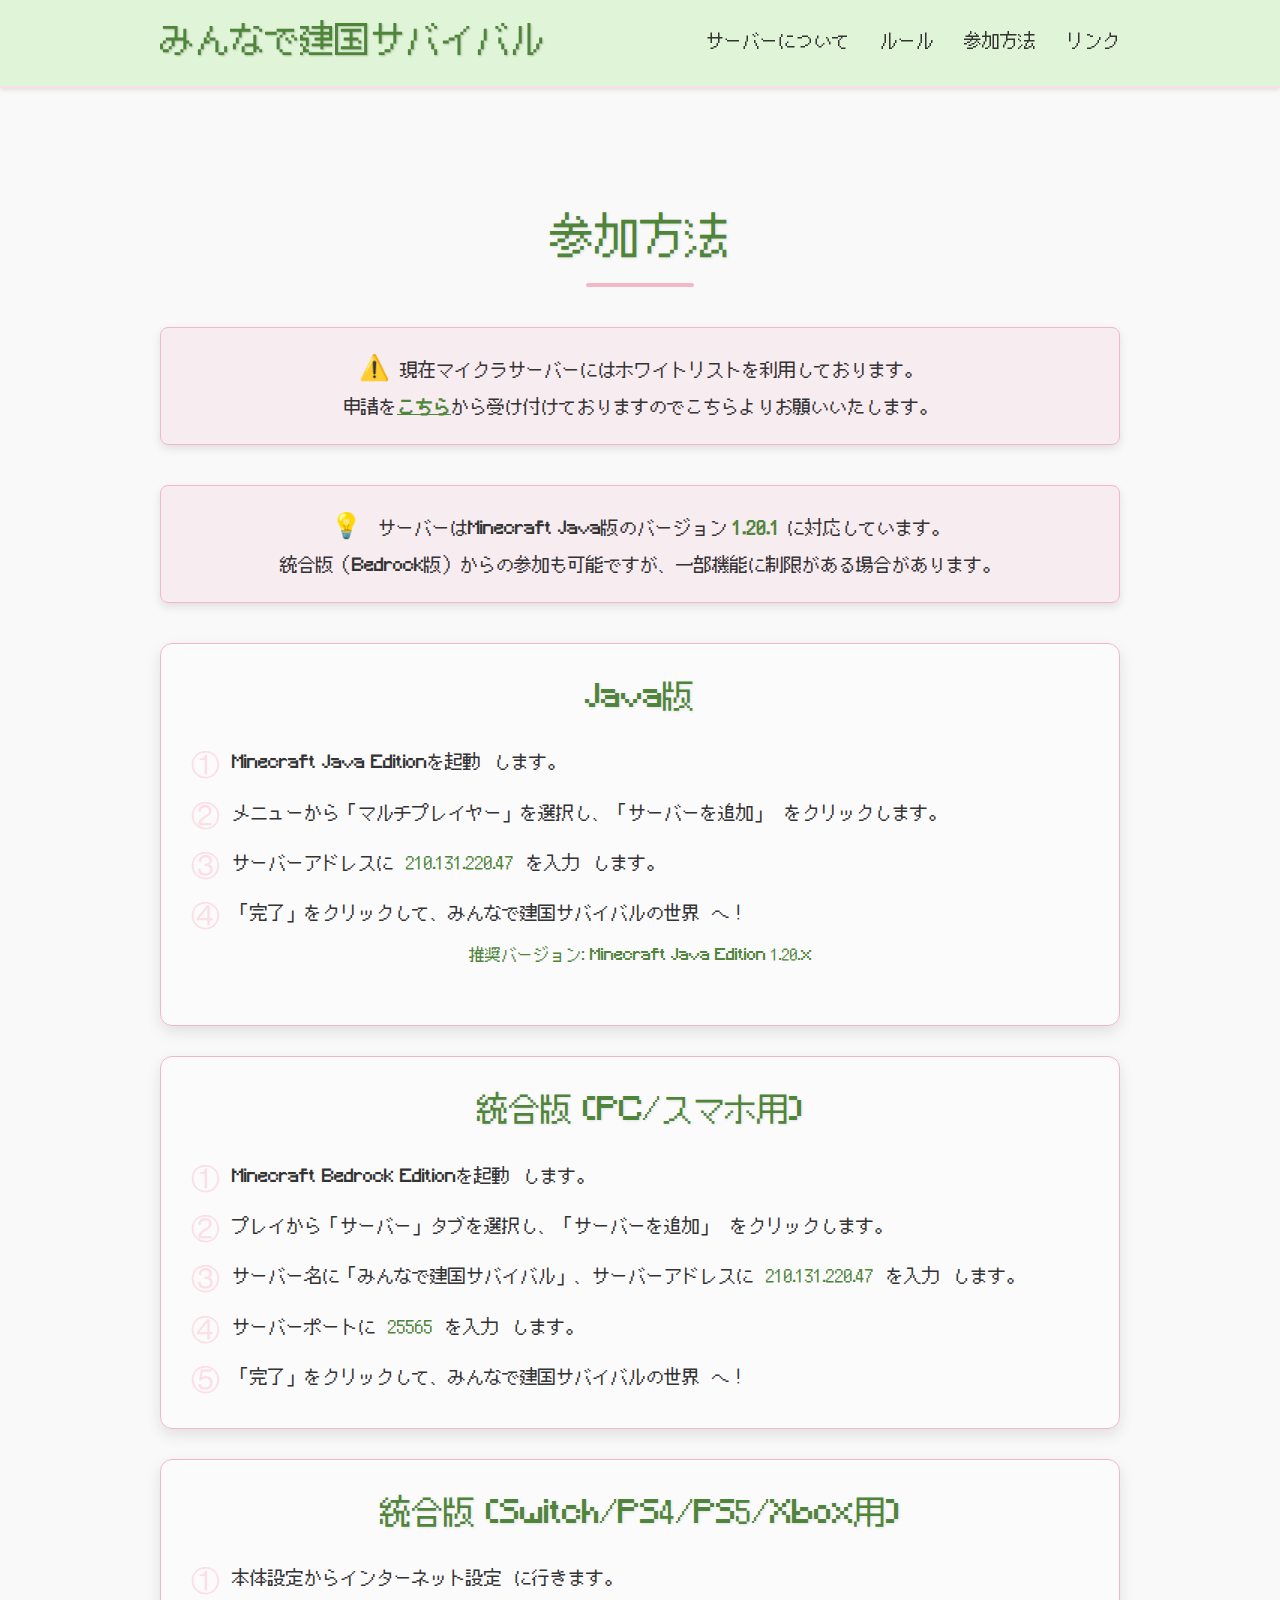
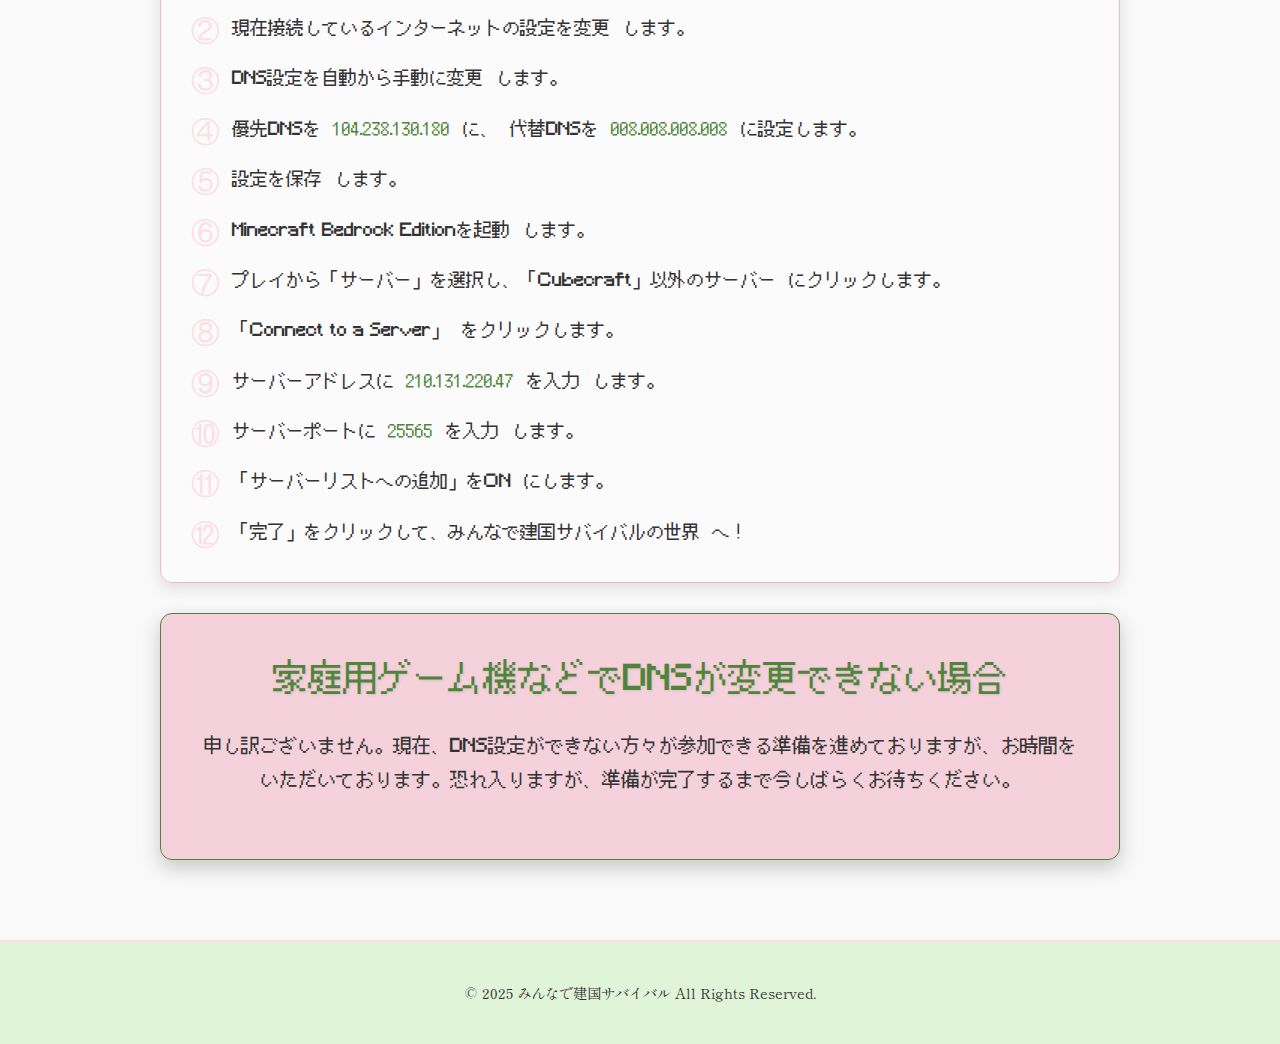
<file: join.html>
<!DOCTYPE html>
<html lang="ja">
<head>
    <meta charset="UTF-8">
    <meta name="viewport" content="width=device-width, initial-scale=1.0">
    <title>参加方法 | みんなで建国サバイバル</title>
    <link rel="preconnect" href="https://fonts.googleapis.com">
    <link rel="preconnect" href="https://fonts.gstatic.com" crossorigin>
    <link rel="icon" href="favicon.ico" type="image/x-icon">
    <link href="https://fonts.googleapis.com/css2?family=Shippori+Mincho:wght@400;600&display=swap" rel="stylesheet">
    <link rel="stylesheet" href="style.css">
</head>
<body>
    <header class="header">
        <div class="container">
            <h1 class="site-logo">みんなで建国サバイバル</h1>
            <nav class="main-nav">
                <ul>
                    <li><a href="index#about">サーバーについて</a></li>
                    <li><a href="index#rules">ルール</a></li>
                    <li><a href="join">参加方法</a></li>
                    <li><a href="index#links">リンク</a></li>
                </ul>
            </nav>
        </div>
    </header>

    <main>
        <section id="join-method" class="section reveal">
            <div class="container">
                <h2 class="section-title">参加方法</h2>

                <div class="important-note-box">
                    <p><span class="note-icon">⚠️</span>現在マイクラサーバーにはホワイトリストを利用しております。</p>
                    <p>申請を<a href="https://forms.gle/XpYBGKYB7T55Az1a6" target="_blank" class="highlight-link">こちら</a>から受け付けておりますのでこちらよりお願いいたします。</p>
                </div>
                <div class="important-note-box">
                    <p><span class="note-icon">💡</span> サーバーはMinecraft Java版のバージョン <span class="highlight-version">1.20.1</span> に対応しています。</p>
                    <p>統合版（Bedrock版）からの参加も可能ですが、一部機能に制限がある場合があります。</p>
                </div>

                <div class="join-method-grid">
                    <div class="join-method-card">
                        <h3>Java版</h3>
                        <ol class="join-steps">
                            <li><span class="step-icon">①</span> Minecraft Java Editionを起動<span class="no-break">します。</span></li>
                            <li><span class="step-icon">②</span> メニューから「マルチプレイヤー」を選択し、「サーバーを追加」<span class="no-break">をクリックします。</span></li>
                            <li><span class="step-icon">③</span> サーバーアドレスに <span class="highlight-ip">210.131.220.47</span> を入力<span class="no-break">します。</span></li>
                            <li><span class="step-icon">④</span> 「完了」をクリックして、みんなで建国サバイバルの世界<span class="no-break">へ！</span></li>
                        </ol>
                        <p class="version-info">推奨バージョン: Minecraft Java Edition 1.20.x</p>
                    </div>

                    <div class="join-method-card">
                        <h3>統合版 (PC/スマホ用)</h3>
                        <ol class="join-steps">
                            <li><span class="step-icon">①</span> Minecraft Bedrock Editionを起動<span class="no-break">します。</span></li>
                            <li><span class="step-icon">②</span> プレイから「サーバー」タブを選択し、「サーバーを追加」<span class="no-break">をクリックします。</span></li>
                            <li><span class="step-icon">③</span> サーバー名に「みんなで建国サバイバル」、サーバーアドレスに <span class="highlight-ip">210.131.220.47</span> を入力<span class="no-break">します。</span></li>
                            <li><span class="step-icon">④</span> サーバーポートに <span class="highlight-ip">25565</span> を入力<span class="no-break">します。</span></li>
                            <li><span class="step-icon">⑤</span> 「完了」をクリックして、みんなで建国サバイバルの世界<span class="no-break">へ！</span></li>
                        </ol>
                    </div>

                    <div class="join-method-card">
                        <h3>統合版 (Switch/PS4/PS5/Xbox用)</h3>
                        <ol class="join-steps">
                            <li><span class="step-icon">①</span> 本体設定からインターネット設定<span class="no-break">に行きます。</span></li>
                            <li><span class="step-icon">②</span> 現在接続しているインターネットの設定を変更<span class="no-break">します。</span></li>
                            <li><span class="step-icon">③</span> DNS設定を自動から手動に変更<span class="no-break">します。</span></li>
                            <li><span class="step-icon">④</span> 優先DNSを <span class="highlight-ip">104.238.130.180</span> <span class="no-break">に、</span>代替DNSを <span class="highlight-ip">008.008.008.008</span> <span class="no-break">に設定します。</span></li>
                            <li><span class="step-icon">⑤</span> 設定を保存<span class="no-break">します。</span></li>
                            <li><span class="step-icon">⑥</span> Minecraft Bedrock Editionを起動<span class="no-break">します。</span></li>
                            <li><span class="step-icon">⑦</span> プレイから「サーバー」を選択し、「Cubecraft」以外のサーバー<span class="no-break">にクリックします。</span></li>
                            <li><span class="step-icon">⑧</span> 「Connect to a Server」<span class="no-break">をクリックします。</span></li>
                            <li><span class="step-icon">⑨</span> サーバーアドレスに <span class="highlight-ip">210.131.220.47</span> を入力<span class="no-break">します。</span></li>
                            <li><span class="step-icon">⑩</span> サーバーポートに <span class="highlight-ip">25565</span> を入力<span class="no-break">します。</span></li>
                            <li><span class="step-icon">⑪</span> 「サーバーリストへの追加」をON<span class="no-break">にします。</span></li>
                            <li><span class="step-icon">⑫</span> 「完了」をクリックして、みんなで建国サバイバルの世界<span class="no-break">へ！</span></li>
                        </ol>
                    </div>

                    <div class="join-method-card join-method-note">
                        <h3>家庭用ゲーム機などでDNSが変更できない場合</h3>
                        <p>申し訳ございません。現在、DNS設定ができない方々が参加できる準備を進めておりますが、お時間をいただいております。恐れ入りますが、準備が完了するまで今しばらくお待ちください。</p>
                    </div>
                </div>
            </div>
        </section>
    </main>

    <footer class="footer">
        <div class="container">
            <p>&copy; 2025 みんなで建国サバイバル All Rights Reserved.</p>
        </div>
    </footer>

    <script src="script.js"></script>
</body>
</html>
</file>
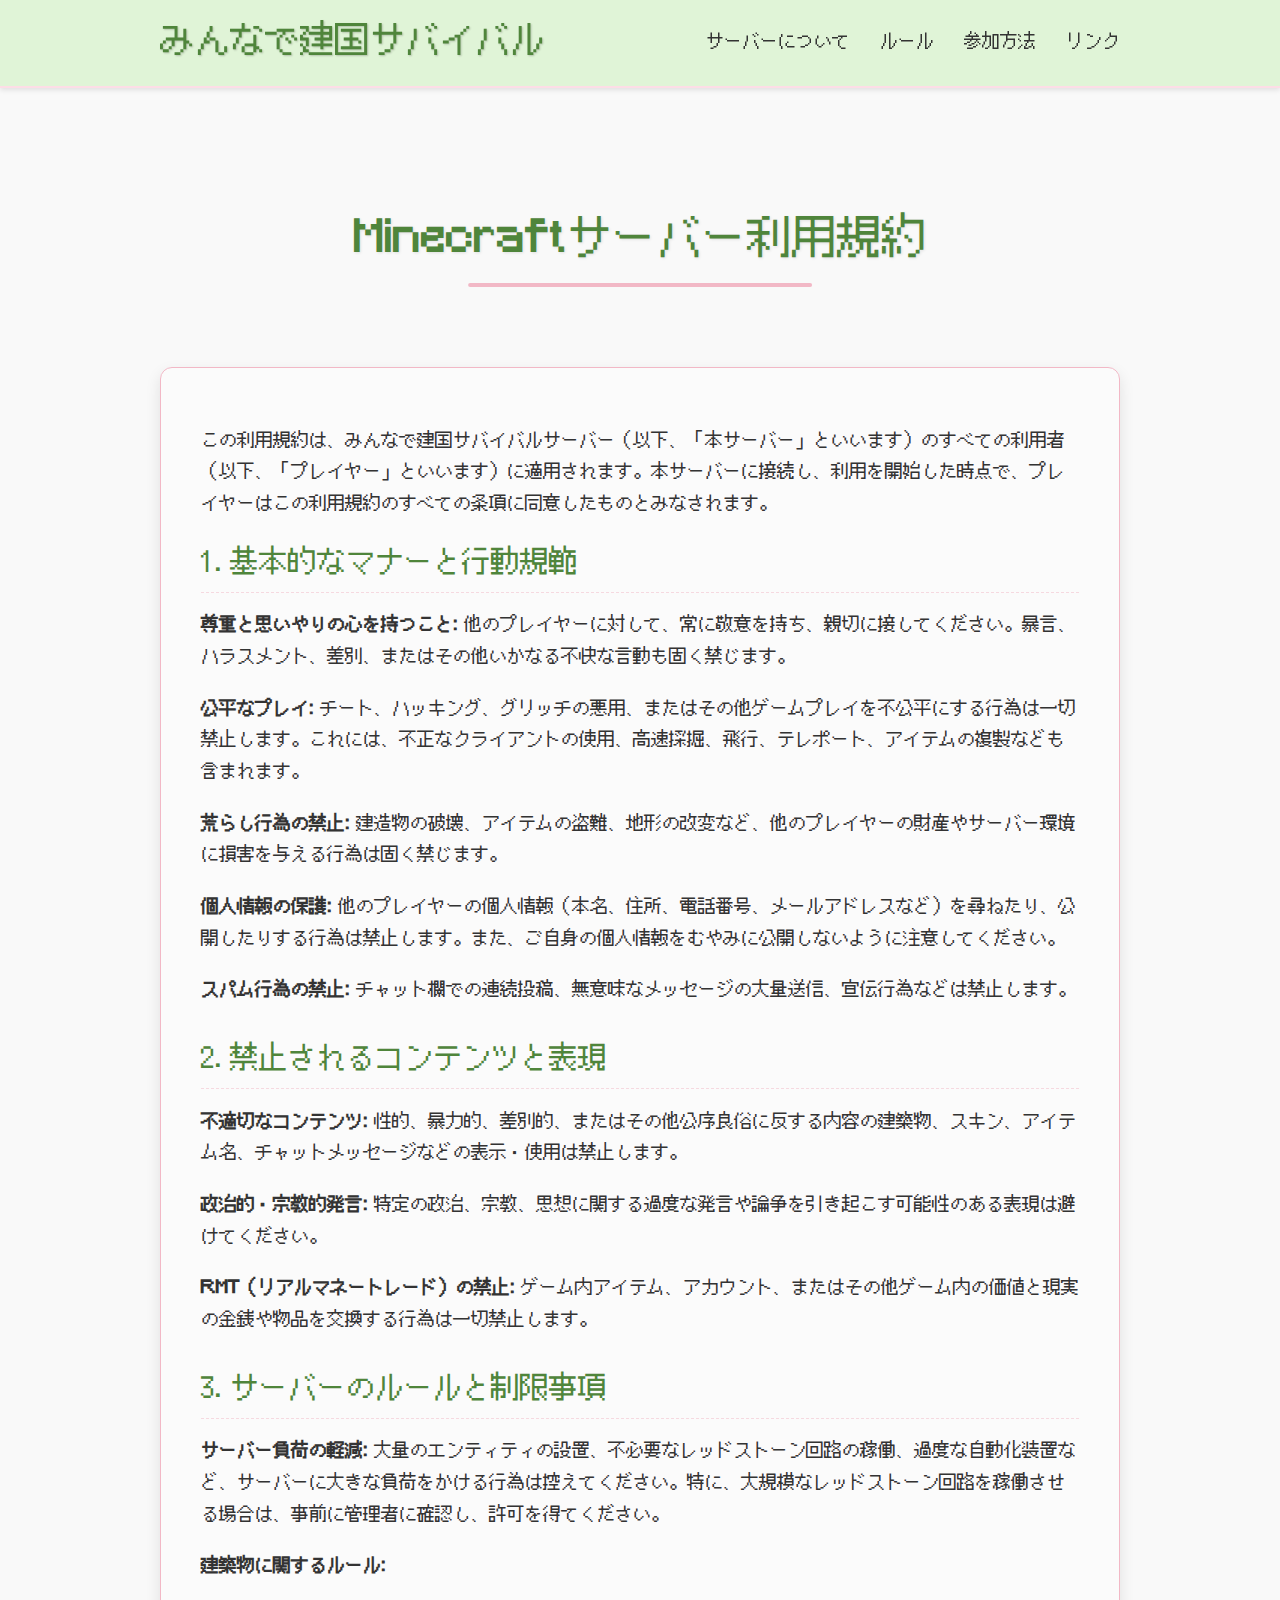
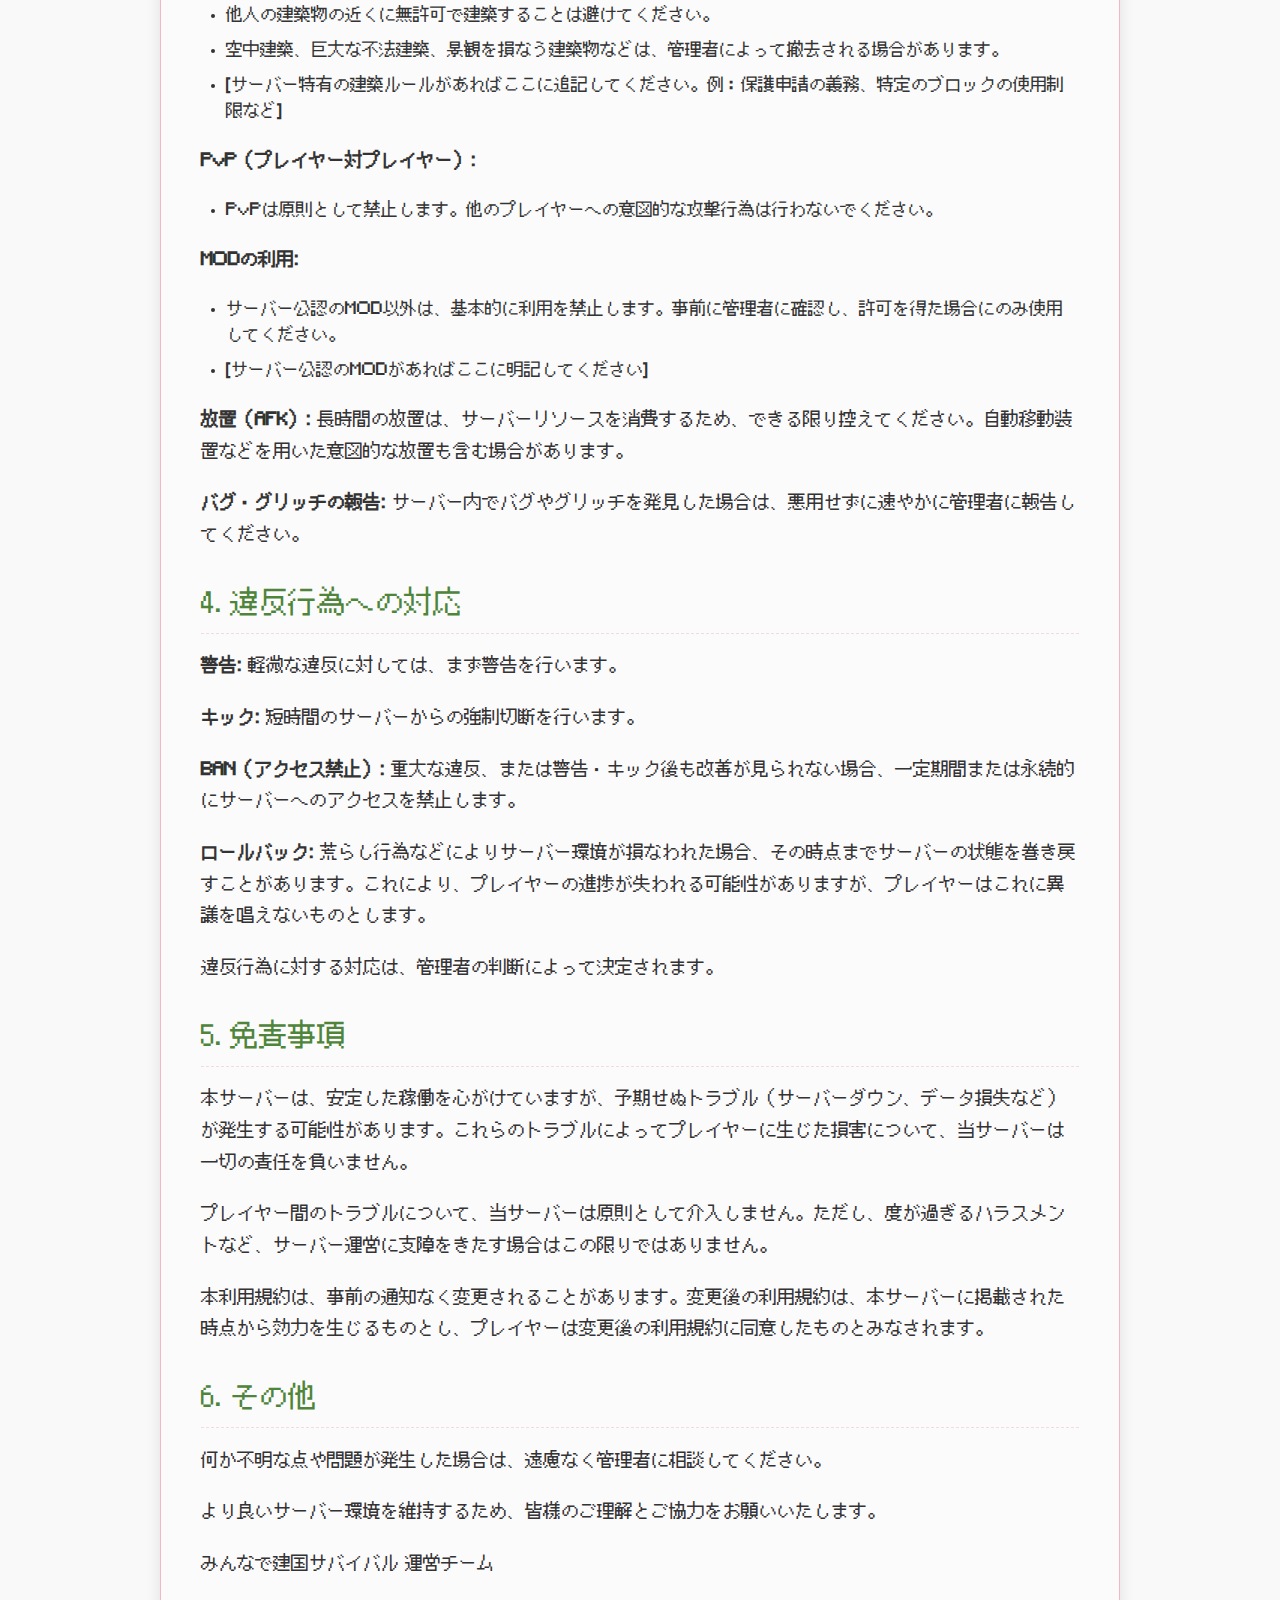
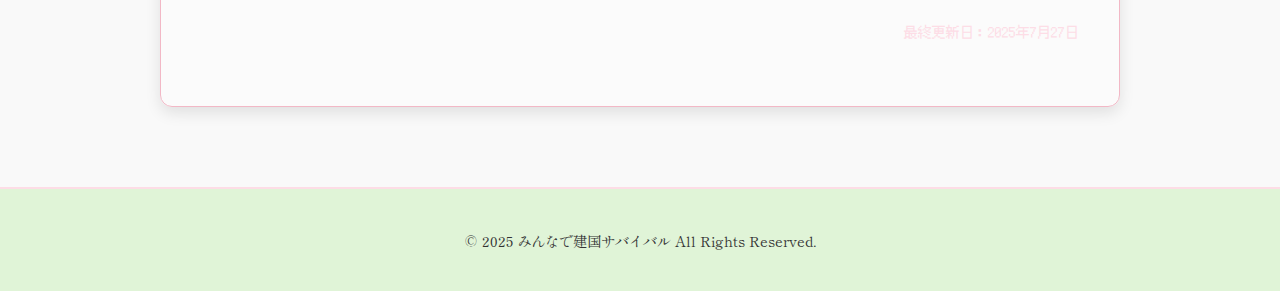
<file: terms.html>
<!DOCTYPE html>
<html lang="ja">
<head>
    <meta charset="UTF-8">
    <meta name="viewport" content="width=device-width, initial-scale=1.0">
    <title>みんなで建国サバイバル - 利用規約</title>
    <link rel="preconnect" href="https://fonts.googleapis.com">
    <link rel="preconnect" href="https://fonts.gstatic.com" crossorigin>
    <link href="https://fonts.googleapis.com/css2?family=Shippori+Mincho:wght@400;600&display=swap" rel="stylesheet">
    <link rel="stylesheet" href="style.css">
</head>
<body>
    <header class="header">
        <div class="container">
            <h1 class="site-logo">みんなで建国サバイバル</h1>
            <nav class="main-nav">
                <ul>
                    <li><a href="index#about">サーバーについて</a></li>
                    <li><a href="index#rules">ルール</a></li>
                    <li><a href="join.html">参加方法</a></li>
                    <li><a href="index#links">リンク</a></li>
                </ul>
            </nav>
        </div>
    </header>

    <main>
        <section id="terms-of-service" class="section reveal">
            <div class="container">
                <h2 class="section-title">Minecraftサーバー利用規約</h2>

                <div class="terms-content">
                    <p>この利用規約は、みんなで建国サバイバルサーバー（以下、「本サーバー」といいます）のすべての利用者（以下、「プレイヤー」といいます）に適用されます。本サーバーに接続し、利用を開始した時点で、プレイヤーはこの利用規約のすべての条項に同意したものとみなされます。</p>

                    <h3>1. 基本的なマナーと行動規範</h3>
                    <p><strong>尊重と思いやりの心を持つこと:</strong> 他のプレイヤーに対して、常に敬意を持ち、親切に接してください。暴言、ハラスメント、差別、またはその他いかなる不快な言動も固く禁じます。</p>
                    <p><strong>公平なプレイ:</strong> チート、ハッキング、グリッチの悪用、またはその他ゲームプレイを不公平にする行為は一切禁止します。これには、不正なクライアントの使用、高速採掘、飛行、テレポート、アイテムの複製なども含まれます。</p>
                    <p><strong>荒らし行為の禁止:</strong> 建造物の破壊、アイテムの盗難、地形の改変など、他のプレイヤーの財産やサーバー環境に損害を与える行為は固く禁じます。</p>
                    <p><strong>個人情報の保護:</strong> 他のプレイヤーの個人情報（本名、住所、電話番号、メールアドレスなど）を尋ねたり、公開したりする行為は禁止します。また、ご自身の個人情報をむやみに公開しないように注意してください。</p>
                    <p><strong>スパム行為の禁止:</strong> チャット欄での連続投稿、無意味なメッセージの大量送信、宣伝行為などは禁止します。</p>

                    <h3>2. 禁止されるコンテンツと表現</h3>
                    <p><strong>不適切なコンテンツ:</strong> 性的、暴力的、差別的、またはその他公序良俗に反する内容の建築物、スキン、アイテム名、チャットメッセージなどの表示・使用は禁止します。</p>
                    <p><strong>政治的・宗教的発言:</strong> 特定の政治、宗教、思想に関する過度な発言や論争を引き起こす可能性のある表現は避けてください。</p>
                    <p><strong>RMT（リアルマネートレード）の禁止:</strong> ゲーム内アイテム、アカウント、またはその他ゲーム内の価値と現実の金銭や物品を交換する行為は一切禁止します。</p>

                    <h3>3. サーバーのルールと制限事項</h3>
                    <p><strong>サーバー負荷の軽減:</strong> 大量のエンティティの設置、不必要なレッドストーン回路の稼働、過度な自動化装置など、サーバーに大きな負荷をかける行為は控えてください。特に、大規模なレッドストーン回路を稼働させる場合は、事前に管理者に確認し、許可を得てください。</p>
                    <p><strong>建築物に関するルール:</strong></p>
                    <ul>
                        <li>他人の建築物の近くに無許可で建築することは避けてください。</li>
                        <li>空中建築、巨大な不法建築、景観を損なう建築物などは、管理者によって撤去される場合があります。</li>
                        <li>[サーバー特有の建築ルールがあればここに追記してください。例：保護申請の義務、特定のブロックの使用制限など]</li>
                    </ul>
                    <p><strong>PvP（プレイヤー対プレイヤー）:</strong></p>
                    <ul>
                        <li>PvPは原則として禁止します。他のプレイヤーへの意図的な攻撃行為は行わないでください。</li>
                    </ul>
                    <p><strong>MODの利用:</strong></p>
                    <ul>
                        <li>サーバー公認のMOD以外は、基本的に利用を禁止します。事前に管理者に確認し、許可を得た場合にのみ使用してください。</li>
                        <li>[サーバー公認のMODがあればここに明記してください]</li>
                    </ul>
                    <p><strong>放置（AFK）:</strong> 長時間の放置は、サーバーリソースを消費するため、できる限り控えてください。自動移動装置などを用いた意図的な放置も含む場合があります。</p>
                    <p><strong>バグ・グリッチの報告:</strong> サーバー内でバグやグリッチを発見した場合は、悪用せずに速やかに管理者に報告してください。</p>

                    <h3>4. 違反行為への対応</h3>
                    <p><strong>警告:</strong> 軽微な違反に対しては、まず警告を行います。</p>
                    <p><strong>キック:</strong> 短時間のサーバーからの強制切断を行います。</p>
                    <p><strong>BAN（アクセス禁止）:</strong> 重大な違反、または警告・キック後も改善が見られない場合、一定期間または永続的にサーバーへのアクセスを禁止します。</p>
                    <p><strong>ロールバック:</strong> 荒らし行為などによりサーバー環境が損なわれた場合、その時点までサーバーの状態を巻き戻すことがあります。これにより、プレイヤーの進捗が失われる可能性がありますが、プレイヤーはこれに異議を唱えないものとします。</p>
                    <p>違反行為に対する対応は、管理者の判断によって決定されます。</p>

                    <h3>5. 免責事項</h3>
                    <p>本サーバーは、安定した稼働を心がけていますが、予期せぬトラブル（サーバーダウン、データ損失など）が発生する可能性があります。これらのトラブルによってプレイヤーに生じた損害について、当サーバーは一切の責任を負いません。</p>
                    <p>プレイヤー間のトラブルについて、当サーバーは原則として介入しません。ただし、度が過ぎるハラスメントなど、サーバー運営に支障をきたす場合はこの限りではありません。</p>
                    <p>本利用規約は、事前の通知なく変更されることがあります。変更後の利用規約は、本サーバーに掲載された時点から効力を生じるものとし、プレイヤーは変更後の利用規約に同意したものとみなされます。</p>

                    <h3>6. その他</h3>
                    <p>何か不明な点や問題が発生した場合は、遠慮なく管理者に相談してください。</p>
                    <p>より良いサーバー環境を維持するため、皆様のご理解とご協力をお願いいたします。</p>
                    <p>みんなで建国サバイバル 運営チーム</p>

                    <p class="last-updated">最終更新日：2025年7月27日</p>
                </div>
            </div>
        </section>
    </main>

    <footer class="footer">
        <div class="container">
            <p>&copy; 2025 みんなで建国サバイバル All Rights Reserved.</p>
        </div>
    </footer>

    <script src="script.js"></script>
</body>
</html>
</file>
<file: style.css>
/* --- カスタムフォントの定義 --- */
@font-face {
    font-family: 'MinecraftCustomFont';
    src: url('fonts/Minecraft_en.ttf') format('truetype');
    font-weight: normal;
    font-style: normal;
    font-display: swap;
    unicode-range: U+0020-007F; /* 半角英数字 */
}

@font-face {
    font-family: 'MinecraftCustomFont';
    src: url('fonts/Minecraft_ja.ttf') format('truetype');
    font-weight: normal;
    font-style: normal;
    font-display: swap;
    /* 日本語、数字、記号のUnicode範囲 */
    unicode-range: U+0030-0039, U+3040-309F, U+30A0-30FF, U+FF66-FF9F, U+4E00-9FFF, U+3000-303F, U+FF00-FFEF;
}

/* --- カラーパレットと基本設定 --- */
:root {
    --color-dark-navy: #F9F9F9; /* 淡いオフホワイト - 背景メイン */
    --color-deep-purple: #F0FDF8; /* ごく淡いパステル黄緑 - 背景アクセント */
    --color-main-navy: #E0F4D7; /* パステル黄緑 */
    --color-main-purple: #FDDDE6; /* パステル桜色 */
    --color-accent-purple: #F2B8C6; /* 少し濃いパステル桜色 (アクセント) */
    --color-light-text: #333333; /* 濃いテキスト色 */
    --color-highlight: #4F853B; /* 少し濃い黄緑色 (ハイライト) */
    --color-button-hover: #F2B8C6; /* ボタンホバー色 */
    --font-minecraft: 'MinecraftCustomFont', sans-serif; /* ここで定義したカスタムフォント名を使用 */
}

/* 全ての要素にbox-sizingを適用し、レイアウト崩れを防ぐ */
* {
    box-sizing: border-box;
}

body {
    font-family: var(--font-minecraft); /* サイト全体にカスタムフォントを適用 */
    margin: 0;
    background-color: var(--color-dark-navy);
    color: var(--color-light-text);
    line-height: 1.6;
    overflow-x: hidden; /* 横スクロールバーを防ぐ */
}

.container {
    max-width: 1000px;
    margin: 0 auto;
    padding: 0 20px;
}

/* ヘッダー */
.header {
    background-color: var(--color-main-navy);
    padding: 15px 0;
    border-bottom: 2px solid var(--color-main-purple); /* 桜色の境界線 */
    box-shadow: 0 2px 5px rgba(0, 0, 0, 0.1);
    position: sticky; /* スクロールしてもヘッダーを上部に固定 */
    top: 0;
    z-index: 1000; /* 他の要素より手前に表示 */
}

.header .container {
    display: flex;
    justify-content: space-between;
    align-items: center;
}

.site-logo {
    color: var(--color-highlight);
    font-size: 2.2em;
    margin: 0;
    text-shadow: 1px 1px 2px rgba(0, 0, 0, 0.2); /* 文字に薄い影 */
    font-weight: normal; /* 太字解除 */
}

.main-nav ul {
    list-style: none;
    margin: 0;
    padding: 0;
    display: flex;
}

.main-nav li {
    margin-left: 30px;
}

.main-nav a {
    color: var(--color-light-text);
    text-decoration: none;
    font-size: 1.1em;
    padding: 5px 0;
    position: relative;
    font-weight: normal; /* 太字解除 */
}

.main-nav a::after { /* ホバー時のアンダーラインアニメーション */
    content: '';
    position: absolute;
    left: 0;
    bottom: 0;
    width: 0;
    height: 2px;
    background-color: var(--color-accent-purple);
    transition: width 0.3s ease-out;
}

.main-nav a:hover::after {
    width: 100%;
}

/* ヒーローセクション (トップビジュアル) */
.hero-section {
    /* hero-background.webpをimagesフォルダに配置し、サーバーの美しい夜景や建築物の画像を設定してください */
    background: linear-gradient(rgba(255,255,255,0.4), rgba(255,255,255,0.4)), url('images/hero-background.webp') no-repeat center center/cover;
    height: 600px;
    display: flex;
    justify-content: center;
    align-items: center;
    text-align: center;
    color: var(--color-light-text);
    position: relative;
    overflow: hidden;
    box-shadow: inset 0 0 50px rgba(0, 0, 0, 0.1), /* 内側影で奥行き */
                0 10px 20px rgba(0, 0, 0, 0.1); /* 下に影 */
}

.hero-content {
    animation: fadeInScale 1s ease-out forwards; /* フェードインとスケールアップアニメーション */
}

.hero-section h2 {
    font-size: 3.5em;
    margin-bottom: 10px;
    text-shadow: 2px 2px 5px rgba(0, 0, 0, 0.2);
    font-weight: normal; /* 太字解除 */
}

.server-status {
    font-size: 1.2em;
    color: #4CAF50; /* 緑色でオンライン表示 (初期値、JSで変更) */
    font-weight: normal; /* 太字解除 */
    margin-bottom: 10px;
}

.server-tagline {
    font-size: 1.5em;
    margin-bottom: 30px;
    text-shadow: 2px 2px 5px rgba(0, 0, 0, 0.2);
    font-weight: normal; /* 太字解除 */
}

.ip-address-box {
    background-color: rgba(255, 255, 255, 0.6);
    border: 2px solid var(--color-main-purple);
    padding: 15px 25px;
    border-radius: 8px;
    display: inline-flex;
    align-items: center;
    gap: 15px;
    font-size: 1.4em;
    margin-bottom: 30px;
    /* accent-purpleのRGB値を直接指定してbox-shadowを作成 (光るエフェクト) */
    box-shadow: 0 0 15px rgba(242, 184, 198, 0.5);
    transition: box-shadow 0.3s ease-out;
}

.ip-address-box:hover {
    box-shadow: 0 0 25px rgba(242, 184, 198, 0.8); /* ホバー時のより強い光 */
}

#ip-address {
    font-weight: normal; /* 太字解除 */
    color: var(--color-highlight);
    user-select: all; /* 全選択可能に */
}

.btn {
    display: inline-block;
    background-color: var(--color-accent-purple);
    color: var(--color-dark-text);
    padding: 15px 30px;
    text-decoration: none;
    border-radius: 8px;
    font-size: 1.3em;
    transition: background-color 0.3s ease, transform 0.2s ease;
    box-shadow: 0 5px 10px rgba(0, 0, 0, 0.2);
    font-weight: normal; /* 太字解除 */
}

.btn:hover {
    background-color: var(--color-button-hover);
    transform: translateY(-3px); /* 少し浮き上がる */
    box-shadow: 0 8px 15px rgba(0, 0, 0, 0.3);
}

/* 各セクション共通スタイル */
.section {
    padding: 80px 0;
    text-align: center;
    position: relative;
    opacity: 0; /* JSで表示時にフェードインさせる */
    transform: translateY(20px);
    transition: opacity 0.6s ease-out, transform 0.6s ease-out;
}

.section.active { /* JSで追加されるクラス */
    opacity: 1;
    transform: translateY(0);
}

.section:nth-of-type(odd) { /* 奇数セクションの背景色 (淡いオフホワイト) */
    background-color: var(--color-dark-navy);
}

.section:nth-of-type(even) { /* 偶数セクションの背景色 (ごく淡いパステル黄緑) */
    background-color: var(--color-deep-purple);
}

.section-title {
    font-size: 2.8em;
    color: var(--color-highlight);
    margin-bottom: 50px;
    position: relative;
    display: inline-block; /* 擬似要素の位置調整用 */
    text-shadow: 1px 1px 3px rgba(0, 0, 0, 0.1);
    font-weight: normal; /* 太字解除 */
}

.section-title::after { /* 下線アニメーション (アクセントカラーで光る線) */
    content: '';
    position: absolute;
    left: 50%;
    transform: translateX(-50%);
    bottom: -10px;
    width: 60%;
    height: 4px;
    background-color: var(--color-accent-purple);
    border-radius: 2px;
}

/* サーバーについてセクション */
.about-section .content-grid {
    display: flex;
    gap: 40px;
    align-items: center;
    text-align: left;
    margin-top: 30px;
}

.about-section .text-content {
    flex: 1;
    font-size: 1.1em;
    font-weight: normal; /* 太字解除 */
}

.about-section .image-content {
    flex: 1;
    text-align: right;
}

.about-section img {
    max-width: 100%;
    height: auto;
    border: 3px solid var(--color-main-purple); /* 枠線も桜色で */
    border-radius: 8px;
    box-shadow: 0 0 20px rgba(242, 184, 198, 0.3); /* 光る影 */
}

/* ルールセクション (個別のカード形式) */
.rule-grid {
    display: grid;
    grid-template-columns: repeat(auto-fit, minmax(300px, 1fr));
    gap: 25px;
    margin-top: 30px;
}

.rule-card {
    background-color: rgba(255, 255, 255, 0.4);
    border: 1px solid var(--color-main-purple);
    border-radius: 10px;
    padding: 25px;
    text-align: left;
    display: flex;
    flex-direction: column;
    align-items: flex-start;
    transition: transform 0.2s ease, box-shadow 0.2s ease;
    box-shadow: 0 4px 10px rgba(0, 0, 0, 0.1);
    font-weight: normal;
}

.rule-card:hover {
    transform: translateY(-5px);
    box-shadow: 0 8px 15px rgba(0, 0, 0, 0.2);
}

.rule-card .rule-icon {
    font-size: 2.2em;
    color: var(--color-highlight);
    margin-bottom: 15px;
    line-height: 1;
    font-weight: normal;
}

.rule-card h3 {
    font-size: 1.5em;
    color: var(--color-accent-purple);
    margin-top: 0;
    margin-bottom: 10px;
    font-weight: normal;
}

.rule-card p {
    font-size: 1em;
    line-height: 1.7;
    margin-bottom: 0;
    font-weight: normal;
}

/* 違反行為への対応・免責事項のカードは少し異なる色にしても良いかも */
.rule-card.rule-consequences {
    background-color: rgba(242, 184, 198, 0.5);
    border-color: var(--color-accent-purple);
}

/* --- 参加方法セクション (join.html用) --- */
.join-method-grid {
    display: grid;
    /* 常に1カラム表示にし、各カードがコンテナの最大幅に広がるように変更 */
    grid-template-columns: 1fr;
    gap: 30px; /* カード間のスペースを維持 */
    margin-top: 40px;
    text-align: left;
    align-items: stretch; /* グリッドアイテムの高さを揃える */
}

.join-method-card {
    background-color: rgba(255, 255, 255, 0.4);
    border: 1px solid var(--color-accent-purple);
    border-radius: 12px;
    padding: 30px;
    box-shadow: 0 6px 15px rgba(0, 0, 0, 0.1);
    transition: transform 0.2s ease, box-shadow 0.2s ease;
    display: flex;
    flex-direction: column;
    justify-content: flex-start; /* カードの先頭からコンテンツを配置 */
    height: 100%; /* 親要素 (グリッド) の高さに合わせる */
}

.join-method-card:hover {
    transform: translateY(-8px);
    box-shadow: 0 12px 25px rgba(0, 0, 0, 0.2);
}

.join-method-card h3 {
    font-size: 2em;
    color: var(--color-highlight);
    margin-top: 0;
    margin-bottom: 25px;
    text-align: center;
    font-weight: normal;
    text-shadow: 1px 1px 3px rgba(0, 0, 0, 0.1);
}

.join-method-card .join-steps {
    list-style: none;
    padding: 0;
    margin: 0;
    display: flex;
    flex-direction: column;
    gap: 18px;
    flex-grow: 1; /* リスト部分がカード内で利用可能なスペースを全て占める */
}

.join-method-card .join-steps li {
    display: flex;
    align-items: flex-start; /* テキストの先頭にアイコンを合わせる */
    gap: 12px;
    font-size: 1.15em;
    font-weight: normal;
    line-height: 1.5; /* 行の高さを少し上げて読みやすくする */
}

.join-method-card .step-icon {
    font-size: 1.6em;
    color: var(--color-main-purple);
    flex-shrink: 0; /* アイコンが縮まないようにする */
    font-weight: normal;
    line-height: 1;
    padding-top: 0.1em; /* アイコンの縦位置を微調整 */
    text-align: right; /* アイコンの数字を右寄せにして、揃える効果を狙う */
}

.highlight-ip {
    color: var(--color-highlight);
    font-weight: normal;
    word-wrap: break-word;   /* 長い単語を途中で改行させる（IPアドレス用） */
}

/* 日本語の句読点などが不自然に改行されないようにするためのクラス */
.no-break {
    white-space: nowrap; /* この要素内では改行しない */
    /* display: inline-block; は削除（Flexboxの挙動と干渉する場合があるため） */
}

.version-info {
    margin-top: auto; /* カードの下部に配置されるようにする */
    font-size: 1em;
    color: var(--color-highlight);
    background-color: rgba(var(--color-main-purple), 0.3);
    padding: 10px 15px;
    border-radius: 5px;
    display: inline-block;
    font-weight: normal;
    text-align: center;
    width: 100%;
    box-sizing: border-box;
}

/* 特別な注意書きカード */
.join-method-card.join-method-note {
    grid-column: 1 / -1; /* グリッドの全幅を占める */
    text-align: center;
    background-color: rgba(242, 184, 198, 0.6);
    border-color: var(--color-highlight);
    padding: 40px;
    box-shadow: 0 8px 20px rgba(0, 0, 0, 0.2);
    height: auto; /* 高さはコンテンツに合わせる */
    display: block; /* Flexboxではなくブロック要素として扱う */
}

.join-method-card.join-method-note h3 {
    color: var(--color-highlight);
    font-size: 2.2em;
    margin-bottom: 20px;
}

.join-method-card.join-method-note p {
    font-size: 1.2em;
    color: var(--color-light-text);
    line-height: 1.8;
}

/* --- 参加方法ページの注意書きスタイル --- */
.important-note-box {
    background-color: rgba(242, 184, 198, 0.2); /* アクセントカラーの薄い背景 */
    border: 1px solid var(--color-accent-purple);
    border-radius: 8px;
    padding: 20px 30px;
    margin-bottom: 40px; /* 下の参加方法カードとの間隔 */
    text-align: center;
    box-shadow: 0 4px 10px rgba(0, 0, 0, 0.1);
    font-size: 1.1em;
    line-height: 1.8;
}

.important-note-box p {
    margin: 0;
    color: var(--color-light-text);
    font-weight: normal;
}

.important-note-box .note-icon {
    color: var(--color-highlight); /* アイコンの色 */
    font-size: 1.4em;
    margin-right: 10px;
    vertical-align: middle; /* テキストとアイコンの縦位置を揃える */
}

.important-note-box .highlight-version {
    color: var(--color-highlight); /* バージョン番号を強調 */
    font-weight: bold; /* 太字にする */
    font-size: 1.1em; /* 少し大きくする */
}

/* --- ホワイトリスト申請リンクのスタイル (join.html用) --- */
.important-note-box .highlight-link {
    color: var(--color-highlight); /* 強調色 */
    text-decoration: underline; /* 下線 */
    font-weight: bold; /* 太字 */
    transition: color 0.3s ease;
}

.important-note-box .highlight-link:hover {
    color: var(--color-accent-purple); /* ホバーでアクセント色に */
}


/* --- プラグイン使い方ページ (plugins.html用) --- */
.plugin-section {
    background-color: rgba(255, 255, 255, 0.4);
    border: 1px solid var(--color-accent-purple);
    border-radius: 12px;
    padding: 30px;
    margin-bottom: 40px; /* 各セクション間のスペース */
    box-shadow: 0 6px 15px rgba(0, 0, 0, 0.1);
    text-align: left;
}

.plugin-section h3 {
    font-size: 2em;
    color: var(--color-highlight);
    margin-top: 0;
    margin-bottom: 20px;
    text-align: center;
    font-weight: normal;
    text-shadow: 1px 1px 3px rgba(0, 0, 0, 0.1);
}

.plugin-section p {
    font-size: 1.1em;
    color: var(--color-light-text);
    line-height: 1.6;
    margin-bottom: 30px;
    font-weight: normal;
    text-align: center; /* 説明文も中央寄せ */
}

.video-container {
    position: relative;
    width: 100%;
    /* 16:9 のアスペクト比を維持するためのトリック */
    padding-bottom: 56.25%; /* (9 / 16) * 100% */
    height: 0;
    overflow: hidden;
    background-color: #000; /* 動画が読み込まれるまでの背景 */
    border-radius: 8px;
}

.video-container video {
    position: absolute;
    top: 0;
    left: 0;
    width: 100%;
    height: 100%;
    object-fit: contain; /* 動画がコンテナに収まるように調整 */
    border: 2px solid var(--color-main-purple); /* 動画の枠線 */
    pointer-events: auto; /* コントロールの操作を可能にする */
}

/* --- 利用規約ページ (terms.html用) --- */
.terms-content {
    background-color: rgba(255, 255, 255, 0.4);
    border: 1px solid var(--color-accent-purple);
    border-radius: 12px;
    padding: 40px;
    margin-top: 40px;
    box-shadow: 0 6px 15px rgba(0, 0, 0, 0.1);
    text-align: left; /* テキストを左寄せに */
}

.terms-content h3 {
    font-size: 1.8em;
    color: var(--color-highlight);
    margin-top: 30px;
    margin-bottom: 15px;
    border-bottom: 1px dashed rgba(242, 184, 198, 0.5); /* 見出しの下に破線 */
    padding-bottom: 5px;
    font-weight: normal;
}

.terms-content h3:first-of-type {
    margin-top: 0; /* 最初の見出しの上の余白をなくす */
}

.terms-content p {
    font-size: 1.1em;
    line-height: 1.8;
    margin-bottom: 20px;
    color: var(--color-light-text);
    font-weight: normal;
}

.terms-content ul {
    list-style-type: disc; /* 黒丸リスト */
    padding-left: 25px;
    margin-bottom: 20px;
}

.terms-content ol {
    list-style-type: decimal; /* 番号付きリスト */
    padding-left: 25px;
    margin-bottom: 20px;
}

.terms-content ul li,
.terms-content ol li {
    font-size: 1.05em;
    line-height: 1.6;
    margin-bottom: 8px;
    color: var(--color-light-text);
    font-weight: normal;
}

.terms-content .last-updated {
    text-align: right;
    font-size: 0.9em;
    color: var(--color-main-purple);
    margin-top: 40px;
}

/* リンクセクション */
.link-grid {
    display: flex;
    justify-content: center;
    gap: 30px;
    margin-top: 30px;
    flex-wrap: wrap;
}

.link-card {
    background-color: rgba(255, 255, 255, 0.4);
    border: 1px solid var(--color-main-purple);
    border-radius: 8px;
    padding: 30px;
    text-decoration: none;
    color: var(--color-light-text);
    width: 280px;
    display: flex;
    flex-direction: column;
    align-items: center;
    transition: transform 0.2s ease, box-shadow 0.2s ease;
}

.link-card:hover {
    transform: translateY(-8px);
    box-shadow: 0 10px 20px rgba(0, 0, 0, 0.2);
}

.link-card img {
    width: 80px;
    height: 80px;
    margin-bottom: 15px;
    filter: drop-shadow(0 0 8px rgba(242, 184, 198, 0.5));
}

.link-card h3 {
    font-size: 1.6em;
    margin-bottom: 10px;
    color: var(--color-highlight);
    font-weight: normal;
}

.link-card p {
    font-size: 0.95em;
    color: var(--color-light-text);
    font-weight: normal;
}

/* フッター */
.footer {
    background-color: var(--color-main-navy);
    color: var(--color-light-text);
    padding: 25px 0;
    text-align: center;
    font-size: 0.9em;
    border-top: 2px solid var(--color-main-purple);
    box-shadow: 0 -2px 5px rgba(0, 0, 0, 0.1);
    font-family: 'Shippori Mincho', serif; /* 明朝体フォントを適用 */
    font-weight: 400; /* 通常の太さ (400) を指定 */
}

/* アニメーションキーフレーム */
@keyframes fadeInScale {
    from {
        opacity: 0;
        transform: scale(0.95);
    }
    to {
        opacity: 1;
        transform: scale(1);
    }
}

/* レスポンシブデザイン */
@media (max-width: 768px) {
    .site-logo {
        font-size: 1.8em;
    }

    .main-nav ul {
        flex-direction: column;
        margin-top: 10px;
    }

    .main-nav li {
        margin: 5px 0;
    }

    .hero-section {
        height: 450px;
    }

    .hero-section h2 {
        font-size: 2.5em;
    }

    .server-tagline {
        font-size: 1.2em;
    }

    .ip-address-box {
        flex-direction: column;
        padding: 10px 15px;
        font-size: 1.2em;
        gap: 10px;
    }

    .btn {
        padding: 12px 25px;
        font-size: 1.1em;
    }

    .section {
        padding: 60px 0;
    }

    .section-title {
        font-size: 2.2em;
        margin-bottom: 40px;
    }

    .about-section .content-grid {
        flex-direction: column;
        gap: 30px;
    }

    .rule-grid, .join-method-grid {
        grid-template-columns: 1fr; /* 既に1frなので変更なし */
    }

    .join-steps li {
        font-size: 1.1em;
        padding: 15px 20px;
    }

    .join-method-card {
        padding: 25px;
    }

    .join-method-card h3 {
        font-size: 1.7em;
        margin-bottom: 20px;
    }

    .join-method-card .join-steps li {
        font-size: 1.05em;
    }

    .join-method-card .step-icon {
        font-size: 1.4em;
    }

    .join-method-card.join-method-note {
        padding: 30px;
    }

    .join-method-card.join-method-note h3 {
        font-size: 1.9em;
    }

    .join-method-card.join-method-note p {
        font-size: 1.1em;
    }

    .important-note-box {
        padding: 15px 20px;
        font-size: 1em;
        margin-bottom: 30px;
    }

    .plugin-section {
        padding: 20px;
        margin-bottom: 30px;
    }

    .plugin-section h3 {
        font-size: 1.6em;
        margin-bottom: 15px;
    }

    .plugin-section p {
        font-size: 1em;
        margin-bottom: 20px;
    }

    .link-card {
        width: 100%;
        max-width: 300px;
    }

    .terms-content {
        padding: 25px;
    }

    .terms-content h3 {
        font-size: 1.5em;
        margin-top: 25px;
        margin-bottom: 10px;
    }

    .terms-content p,
    .terms-content ul li,
    .terms-content ol li {
        font-size: 1em;
        line-height: 1.7;
    }
}
</file>
